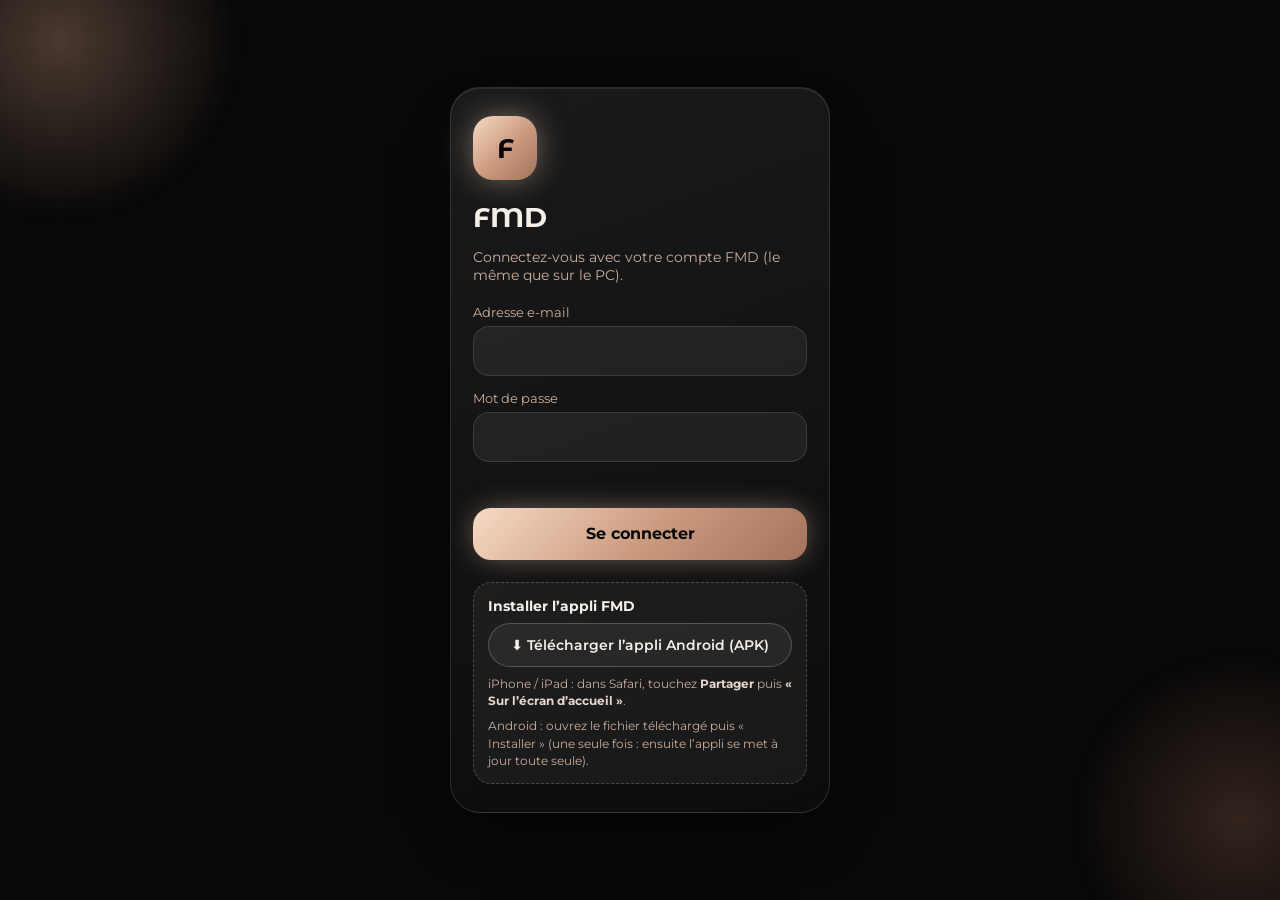
<file: index.html>
<!doctype html>
<html lang="fr">
<head>
<meta charset="utf-8">
<!-- FMD Mobile V2 (25/11/2026) : appli web installable (iPhone : Safari › Partager › Sur l'écran d'accueil ; Android : menu ›
     Installer l'application). Mêmes comptes et mêmes données que le logiciel FMD sur PC (Supabase). Voir cerveau/Mobile.md. -->
<meta name="viewport" content="width=device-width, initial-scale=1, viewport-fit=cover">
<meta name="theme-color" content="#080808">
<meta name="apple-mobile-web-app-capable" content="yes">
<meta name="mobile-web-app-capable" content="yes">
<meta name="apple-mobile-web-app-status-bar-style" content="black-translucent">
<meta name="apple-mobile-web-app-title" content="FMD">
<title>FMD</title>
<link rel="manifest" href="manifest.webmanifest">
<link rel="icon" href="icone-192.png">
<link rel="apple-touch-icon" href="icone-180.png">
<link rel="preconnect" href="https://fonts.googleapis.com">
<link rel="preconnect" href="https://fonts.gstatic.com" crossorigin>
<link href="https://fonts.googleapis.com/css2?family=Montserrat:wght@400;500;600;700&family=Montserrat+Alternates:wght@600;700&display=swap" rel="stylesheet">
<link rel="stylesheet" href="style.css">
</head>
<body>
<div id="app" class="app"><div class="chargement"><span class="spin" aria-hidden="true"></span>Connexion à FMD…</div></div>
<div id="toast" class="toast" role="status" hidden></div>
<script src="supabase.js"></script>
<script src="config.js"></script>
<script src="app.js"></script>
</body>
</html>
</file>
<file: style.css>
/* FMD Mobile V2 — D.A. FMD Signature : noir #080808, rose gold #F7DAC5 → #6F4A3C (135°), Montserrat / Alternates,
   widgets en verre, lueurs. Téléphone d'abord ; tablette (≥ 900 px) : widgets en grille comme la maquette V2. */
:root {
  --noir: #080808; --rg-clair: #F7DAC5; --champagne: #EAC2A9; --rg: #C9987D; --bronze: #A3735C; --cuivre: #6F4A3C;
  --texte: #F5EFEA; --texte-2: #E6D6CC; --texte-3: #C9AFA0; --ligne: rgba(247,218,197,0.14); --ligne-forte: rgba(247,218,197,0.24);
  --verre: linear-gradient(160deg, rgba(255,255,255,0.075), rgba(255,255,255,0.02));
  --metal: linear-gradient(135deg, #F7DAC5, #C9987D 55%, #A3735C);
  --titre: 'Montserrat Alternates', Montserrat, sans-serif;
  --haut: env(safe-area-inset-top, 0px); --bas: env(safe-area-inset-bottom, 0px);
  color-scheme: dark;
}
* { box-sizing: border-box; -webkit-tap-highlight-color: transparent; }
html, body { margin: 0; height: 100%; background: var(--noir); color: var(--texte); font-family: Montserrat, system-ui, -apple-system, sans-serif; }
body { overscroll-behavior: none; }
button, input, textarea, select { font: inherit; color: inherit; }
button { cursor: pointer; }
a { color: var(--rg-clair); }
.app { position: relative; min-height: 100%; overflow: hidden; }
.app::before, .app::after { content: ''; position: fixed; border-radius: 50%; pointer-events: none; z-index: 0; }
.app::before { width: 520px; height: 520px; left: -200px; top: -220px; background: radial-gradient(closest-side, rgba(201,152,125,0.34), rgba(201,152,125,0) 70%); }
.app::after { width: 480px; height: 480px; right: -200px; bottom: -160px; background: radial-gradient(closest-side, rgba(111,74,60,0.42), rgba(111,74,60,0) 70%); }
.chargement { position: relative; z-index: 1; min-height: 100vh; display: grid; place-content: center; justify-items: center; gap: 14px; color: var(--texte-3); font-size: 14px; }
.spin { width: 34px; height: 34px; border-radius: 50%; border: 3px solid var(--ligne-forte); border-top-color: var(--rg); animation: tourne 0.9s linear infinite; }
@keyframes tourne { to { transform: rotate(360deg); } }

/* ---------- connexion ---------- */
.connexion { position: relative; z-index: 1; min-height: 100vh; display: grid; place-items: center; padding: calc(24px + var(--haut)) 20px calc(24px + var(--bas)); }
.connexion form { width: 100%; max-width: 380px; display: flex; flex-direction: column; gap: 14px; padding: 28px 22px; border-radius: 30px; background: var(--verre); border: 1px solid var(--ligne); box-shadow: 0 30px 60px -30px rgba(0,0,0,0.9), inset 0 1px 0 rgba(255,255,255,0.08); }
.connexion .marque { width: 64px; height: 64px; border-radius: 20px; background: var(--metal); display: grid; place-items: center; color: var(--noir); font: 700 28px var(--titre); box-shadow: 0 0 34px -4px rgba(247,218,197,0.55); margin-bottom: 6px; }
.connexion h1 { margin: 0; font: 700 28px var(--titre); }
.connexion p { margin: 0 0 6px; color: var(--texte-3); font-size: 14px; }
.champ { display: flex; flex-direction: column; gap: 6px; font-size: 13px; color: var(--texte-3); }
.champ input, .champ textarea, .champ select { width: 100%; min-height: 50px; padding: 12px 16px; border-radius: 16px; border: 1px solid var(--ligne); background: rgba(255,255,255,0.06); color: var(--texte); font-size: 16px; outline: none; }
.champ input:focus, .champ textarea:focus { border-color: var(--rg); }
.btn-metal { min-height: 52px; border: 0; border-radius: 18px; background: var(--metal); color: var(--noir); font-weight: 700; font-size: 16px; box-shadow: 0 0 30px -6px rgba(247,218,197,0.55); display: inline-flex; align-items: center; justify-content: center; gap: 8px; padding: 0 20px; }
.btn-verre { min-height: 44px; border-radius: 999px; border: 1px solid var(--ligne-forte); background: rgba(255,255,255,0.06); color: var(--texte); font-weight: 600; font-size: 14px; padding: 0 16px; display: inline-flex; align-items: center; gap: 8px; }
.erreur { color: #F3A88F; font-size: 13px; min-height: 18px; }

/* ---------- coquille ---------- */
.coquille { position: relative; z-index: 1; min-height: 100vh; padding: calc(16px + var(--haut)) 16px calc(104px + var(--bas)); max-width: 1280px; margin: 0 auto; }
.entete { display: flex; align-items: flex-end; justify-content: space-between; gap: 12px; margin: 4px 2px 18px; }
.entete small { display: block; font-size: 11px; letter-spacing: 0.18em; text-transform: uppercase; color: var(--texte-3); margin-bottom: 4px; }
.entete h1 { margin: 0; font: 700 30px/1.1 var(--titre); }
.entete h1 span { color: var(--champagne); }
.avatar { width: 44px; height: 44px; flex: none; border-radius: 50%; border: 0; background: var(--metal); color: var(--noir); font: 700 18px var(--titre); display: grid; place-items: center; box-shadow: 0 0 20px rgba(247,218,197,0.35); }
.retour { width: 44px; height: 44px; flex: none; border-radius: 50%; border: 1px solid var(--ligne); background: rgba(255,255,255,0.06); color: var(--rg-clair); display: grid; place-items: center; }

.widget { position: relative; overflow: hidden; border-radius: 26px; padding: 18px; background: var(--verre); border: 1px solid var(--ligne); box-shadow: inset 0 1px 0 rgba(255,255,255,0.07); }
.widget h2 { margin: 0; font-size: 16px; font-weight: 700; }
.widget .tete { display: flex; align-items: center; justify-content: space-between; gap: 10px; margin-bottom: 12px; }
.widget .tete small { color: var(--texte-3); font-size: 12px; }
.widget.chaud { background: linear-gradient(160deg, rgba(247,218,197,0.16), rgba(111,74,60,0.12)); border-color: var(--ligne-forte); box-shadow: 0 0 40px -12px rgba(234,194,169,0.4), inset 0 1px 0 rgba(255,255,255,0.1); }
.grille { display: grid; grid-template-columns: minmax(0, 1fr); gap: 14px; }
.vide { color: var(--texte-3); font-size: 14px; padding: 10px 2px; }

/* anneau des ventes */
.ventes { display: flex; align-items: center; gap: 18px; }
.ventes svg { flex: none; filter: drop-shadow(0 0 16px rgba(234,194,169,0.45)); }
.ventes .chiffres { display: flex; flex-direction: column; gap: 8px; min-width: 0; }
.ventes .eti { font-size: 11px; letter-spacing: 0.14em; text-transform: uppercase; color: var(--texte-3); }
.ventes .gros { font: 700 30px/1 var(--titre); }
.pastilles { display: flex; flex-wrap: wrap; gap: 6px; }
.pastille { padding: 5px 11px; border-radius: 999px; background: rgba(247,218,197,0.12); border: 1px solid rgba(247,218,197,0.2); font-size: 12px; font-weight: 600; color: var(--rg-clair); }
.pastille.neutre { background: rgba(255,255,255,0.06); border-color: transparent; color: var(--texte-2); font-weight: 500; }

/* lignes (agenda, tâches, conversations) */
.ligne-evt { display: flex; gap: 12px; padding: 11px 13px; border-radius: 18px; background: rgba(255,255,255,0.05); margin-bottom: 8px; }
.ligne-evt .barre { width: 4px; flex: none; border-radius: 4px; background: linear-gradient(#F7DAC5, #A3735C); }
.ligne-evt .barre.bleu { background: #6FA8DC; } .ligne-evt .barre.vert { background: #9FD8B4; } .ligne-evt .barre.gris { background: repeating-linear-gradient(45deg, #6b5d55 0 4px, #3a312c 4px 8px); }
.ligne-evt b { display: block; font-size: 15px; }
.ligne-evt span { font-size: 13px; color: var(--texte-3); }
.tache { display: flex; align-items: center; gap: 12px; min-height: 50px; padding: 6px 4px; border-bottom: 1px solid rgba(247,218,197,0.07); }
.tache:last-child { border-bottom: 0; }
.coche { width: 28px; height: 28px; flex: none; border-radius: 9px; border: 2px solid var(--rg); background: transparent; display: grid; place-items: center; color: var(--noir); }
.coche.faite { background: var(--metal); border-color: transparent; }
.tache .txt { flex: 1; min-width: 0; display: flex; flex-direction: column; gap: 2px; }
.tache .txt b { font-size: 15px; font-weight: 600; }
.tache .txt small { font-size: 12px; color: var(--texte-3); }
.tache.faite .txt b { text-decoration: line-through; color: var(--texte-3); }
.urgent { font-size: 10.5px; font-weight: 700; padding: 2px 8px; border-radius: 999px; background: rgba(243,168,143,0.18); color: #F3A88F; margin-right: 6px; }
.groupe { font-size: 11px; letter-spacing: 0.14em; text-transform: uppercase; color: var(--champagne); margin: 16px 2px 6px; font-weight: 700; }
.groupe.retard { color: #F3A88F; }

/* cartes blanches (commandes) */
.cartes { display: grid; grid-template-columns: repeat(auto-fill, minmax(220px, 1fr)); gap: 10px; }
.carte-blanche { border-radius: 20px; padding: 13px 14px; background: #fff; color: var(--noir); display: flex; flex-direction: column; gap: 6px; box-shadow: 0 16px 30px -18px rgba(0,0,0,0.8); }
.carte-blanche .l1 { display: flex; justify-content: space-between; align-items: center; gap: 8px; }
.carte-blanche b { font-size: 15px; }
.carte-blanche small { font-size: 12px; color: #4F433B; }
.etat { font-size: 11px; font-weight: 600; padding: 3px 9px; border-radius: 999px; background: #F4EBE5; color: #6F4A3C; white-space: nowrap; }
.etat.bleu { background: #EAF1FB; color: #1F4E8A; } .etat.vert { background: #E6F4EC; color: #2F7A4D; }

/* actions rapides */
.actions { display: grid; grid-template-columns: repeat(2, minmax(0, 1fr)); gap: 10px; }
.action { min-height: 84px; border-radius: 20px; border: 1px solid var(--ligne); background: rgba(255,255,255,0.06); color: var(--texte); text-align: left; padding: 12px 14px; display: flex; flex-direction: column; justify-content: space-between; font-weight: 600; font-size: 14px; }
.action.metal { background: var(--metal); color: var(--noir); border: 0; box-shadow: 0 0 26px -6px rgba(247,218,197,0.55); }
.action svg { color: var(--champagne); } .action.metal svg { color: var(--noir); }

/* dock */
.dock { position: fixed; z-index: 20; left: 50%; bottom: calc(12px + var(--bas)); transform: translateX(-50%); display: flex; gap: 6px; padding: 8px; border-radius: 28px; background: rgba(30,24,21,0.78); border: 1px solid var(--ligne); box-shadow: 0 20px 50px -10px rgba(0,0,0,0.9), inset 0 1px 0 rgba(255,255,255,0.08); -webkit-backdrop-filter: blur(22px); backdrop-filter: blur(22px); }
.dock button { position: relative; width: 56px; height: 52px; border-radius: 18px; border: 0; background: transparent; color: var(--champagne); display: flex; flex-direction: column; align-items: center; justify-content: center; gap: 3px; font-size: 9.5px; font-weight: 600; }
.dock button.actif { background: var(--metal); color: var(--noir); box-shadow: 0 0 22px rgba(247,218,197,0.5); }
.dock .badge { position: absolute; top: 3px; right: 8px; min-width: 17px; height: 17px; padding: 0 5px; border-radius: 999px; background: var(--rg-clair); color: var(--noir); font-size: 10px; font-weight: 700; display: grid; place-items: center; }
.dock button.actif .badge { background: var(--noir); color: var(--rg-clair); }

/* ---------- messages ---------- */
.convs { display: flex; flex-direction: column; gap: 6px; }
.conv { display: flex; align-items: center; gap: 12px; padding: 12px; border-radius: 20px; border: 0; background: transparent; color: var(--texte); text-align: left; width: 100%; }
.conv:active, .conv.actif { background: rgba(247,218,197,0.12); }
.rond { width: 48px; height: 48px; flex: none; border-radius: 50%; background: linear-gradient(135deg, #F7DAC5, #A3735C); color: var(--noir); display: grid; place-items: center; font-weight: 700; font-size: 18px; }
.conv .txt { flex: 1; min-width: 0; display: flex; flex-direction: column; gap: 3px; }
.conv .txt b { font-size: 15px; }
.conv .txt small { font-size: 13px; color: var(--texte-3); white-space: nowrap; overflow: hidden; text-overflow: ellipsis; }
.conv .droite { display: flex; flex-direction: column; align-items: flex-end; gap: 5px; font-size: 11px; color: var(--texte-3); }
.compteur { min-width: 22px; height: 22px; padding: 0 6px; border-radius: 999px; background: var(--rg-clair); color: var(--noir); font-size: 12px; font-weight: 700; display: grid; place-items: center; }
.fil-page { display: flex; flex-direction: column; height: calc(100vh - 32px - var(--haut) - var(--bas)); }
.fil-tete { display: flex; align-items: center; gap: 12px; padding-bottom: 12px; border-bottom: 1px solid var(--ligne); }
.fil-tete b { font-size: 17px; }
.fil { flex: 1; min-height: 0; overflow-y: auto; padding: 14px 2px; display: flex; flex-direction: column; gap: 10px; -webkit-overflow-scrolling: touch; }
.jour { align-self: center; font-size: 11px; padding: 4px 12px; border-radius: 999px; background: rgba(255,255,255,0.06); color: var(--texte-3); text-transform: capitalize; }
.bulle { position: relative; max-width: 82%; padding: 10px 14px; border-radius: 20px; font-size: 15px; line-height: 1.45; word-wrap: break-word; }
.bulle.lui { align-self: flex-start; background: rgba(255,255,255,0.09); border-bottom-left-radius: 6px; }
.bulle.moi { align-self: flex-end; background: var(--metal); color: var(--noir); border-bottom-right-radius: 6px; box-shadow: 0 0 24px -10px rgba(247,218,197,0.6); }
.bulle.bulle-carte { background: none; padding: 0; box-shadow: none; max-width: 92%; width: 340px; color: var(--texte); }
.meta { font-size: 10.5px; opacity: 0.75; margin-top: 4px; text-align: right; }
.bulle.lui .meta { text-align: left; }
.bulle img.photo { display: block; max-width: 100%; max-height: 300px; border-radius: 14px; margin-bottom: 6px; }
.fichier { display: flex; align-items: center; gap: 10px; padding: 8px 10px; border-radius: 14px; background: rgba(255,255,255,0.14); border: 0; color: inherit; text-align: left; width: 100%; margin-bottom: 4px; }
.fichier .ext { width: 40px; height: 40px; flex: none; border-radius: 10px; background: var(--noir); color: var(--rg-clair); display: grid; place-items: center; font-size: 10px; font-weight: 700; }
.fichier b { display: block; font-size: 13px; overflow: hidden; text-overflow: ellipsis; white-space: nowrap; max-width: 190px; }
.fichier small { font-size: 11px; opacity: 0.75; }
.controle-quoi { font-size: 11px; color: var(--texte-3); margin: 0 4px 4px; }
.carte-controle { border-radius: 22px; padding: 14px; background: #fff; color: var(--noir); display: flex; flex-direction: column; gap: 8px; box-shadow: 0 18px 34px -18px rgba(0,0,0,0.9); }
.carte-controle .l1 { display: flex; align-items: center; gap: 10px; }
.carte-controle .l1 small { display: block; font-size: 11px; color: #75655B; }
.carte-controle table { width: 100%; border-collapse: collapse; font-size: 12px; }
.carte-controle td { padding: 4px 2px; border-top: 1px solid #EFE6E0; vertical-align: top; }
.carte-controle td:last-child { text-align: right; white-space: nowrap; }
.carte-controle .tot { display: flex; justify-content: flex-end; gap: 14px; font-size: 12px; }
.carte-controle .tot b { font-size: 15px; }
.actions-carte { display: flex; gap: 8px; justify-content: flex-end; margin-top: 6px; flex-wrap: wrap; }
.ok-controle { font-size: 12px; padding: 7px 12px; border-radius: 999px; background: rgba(95,192,138,0.18); color: #9FD8B4; font-weight: 600; }
.saisie { display: flex; align-items: flex-end; gap: 8px; padding-top: 10px; border-top: 1px solid var(--ligne); }
.saisie textarea { overflow: hidden; flex: 1; min-height: 46px; max-height: 140px; resize: none; padding: 12px 16px; border-radius: 22px; border: 1px solid var(--ligne); background: rgba(255,255,255,0.06); color: var(--texte); font-size: 16px; outline: none; }
.rond-btn { width: 46px; height: 46px; flex: none; border-radius: 50%; border: 0; background: rgba(255,255,255,0.08); color: var(--champagne); display: grid; place-items: center; }
.rond-btn.metal { background: var(--metal); color: var(--noir); box-shadow: 0 0 22px -4px rgba(247,218,197,0.6); }
.plus-bulle { position: absolute; top: -10px; width: 28px; height: 28px; border-radius: 50%; border: 0; background: rgba(30,24,21,0.9); color: var(--texte-2); font-weight: 700; }
.bulle.moi .plus-bulle { left: -32px; top: 50%; transform: translateY(-50%); }
.bulle.lui .plus-bulle { right: -32px; top: 50%; transform: translateY(-50%); }
.feuille { position: fixed; inset: 0; z-index: 50; background: rgba(0,0,0,0.55); display: flex; align-items: flex-end; justify-content: center; }
.feuille .panneau { width: 100%; max-width: 520px; max-height: 92dvh; overflow-y: auto; overscroll-behavior: contain; padding: 18px 16px calc(18px + var(--bas)); border-radius: 26px 26px 0 0; background: #1a1411; border: 1px solid var(--ligne); display: flex; flex-direction: column; gap: 10px; }
/* Nouveau client / prospect (25/11/2026) */
.actions-tiers { display: flex; gap: 10px; margin: 0 0 12px; }
.actions-tiers .btn-verre { flex: 1; min-width: 0; justify-content: center; gap: 6px; padding: 0 10px; font-size: 13px; white-space: nowrap; }
.form-tiers { display: flex; flex-direction: column; gap: 10px; }
.form-tiers h4 { margin: 8px 0 0; font: 700 13px var(--titre); letter-spacing: .04em; text-transform: uppercase; color: var(--rg, #C9987D); }
.form-tiers .deux { display: flex; gap: 10px; }
.form-tiers .deux > .champ { flex: 1; min-width: 0; }
.form-tiers .nature { display: flex; gap: 8px; }
.form-tiers .nature label { flex: 1; }
.form-tiers .nature input { position: absolute; opacity: 0; pointer-events: none; }
.form-tiers .nature span { display: flex; align-items: center; justify-content: center; min-height: 44px; border-radius: 999px; border: 1px solid var(--ligne-forte); font-weight: 600; font-size: 14px; }
.form-tiers .nature input:checked + span { background: linear-gradient(135deg, #F7DAC5, #6F4A3C); color: #080808; border-color: transparent; }
/* Fiche client : documents filtrés, produits du client, prix client (25/11/2026) */
.puces-docs { padding: 4px 0 12px; }
.compte-docs { color: var(--texte-3); font-weight: 700; }
.w-produits .tete { display: flex; align-items: center; justify-content: space-between; gap: 10px; }
.w-produits .conv .droite { flex: none; }
.pxc-produit { display: flex; align-items: center; gap: 12px; }
.pxc-produit div { display: flex; flex-direction: column; gap: 2px; min-width: 0; }
.pxc-produit small { color: var(--texte-3); }
.conditions .fort { color: var(--rg-clair, #F7DAC5); font-weight: 700; }
.champ input.trop { border-color: #F3A88F; }
.form-tiers .aide { margin: -4px 0 0; font-size: 12px; color: var(--texte-3); }
.feuille .panneau h3 { margin: 0 0 4px; font: 700 18px var(--titre); }
.feuille .panneau button.danger { color: #F3A88F; }

/* agenda */
.jours { display: flex; gap: 8px; overflow-x: auto; padding: 2px 2px 10px; scrollbar-width: none; }
.jours button { flex: none; width: 54px; padding: 8px 0; border-radius: 16px; border: 1px solid var(--ligne); background: rgba(255,255,255,0.05); color: var(--texte-2); display: flex; flex-direction: column; align-items: center; gap: 2px; font-size: 11px; }
.jours button b { font: 700 18px var(--titre); color: var(--texte); }
.jours button.actif { background: var(--metal); color: var(--noir); border: 0; box-shadow: 0 0 18px rgba(247,218,197,0.5); }
.jours button.actif b { color: var(--noir); }
.flottant { position: fixed; z-index: 21; right: 18px; bottom: calc(96px + var(--bas)); width: 58px; height: 58px; border-radius: 50%; border: 0; background: var(--metal); color: var(--noir); display: grid; place-items: center; box-shadow: 0 0 30px -4px rgba(247,218,197,0.65); }

.alerte-maj { position: fixed; z-index: 70; left: 50%; transform: translateX(-50%); top: calc(12px + var(--haut)); width: min(520px, calc(100vw - 24px)); display: flex; flex-wrap: wrap; align-items: center; gap: 12px; padding: 14px 16px; border-radius: 22px; background: rgba(30,24,21,0.96); border: 1px solid var(--ligne-forte); box-shadow: 0 20px 50px -10px rgba(0,0,0,0.9), 0 0 30px -8px rgba(247,218,197,0.45); }
.alerte-maj > div:first-child { flex: 1; min-width: 180px; display: flex; flex-direction: column; gap: 3px; }
.alerte-maj b { font-size: 15px; } .alerte-maj small { font-size: 12px; color: var(--texte-3); }
.alerte-maj-boutons { display: flex; gap: 8px; } .alerte-maj .btn-metal { min-height: 44px; font-size: 14px; }
.installer { display: flex; flex-direction: column; gap: 8px; margin-top: 8px; padding: 14px; border-radius: 18px; background: rgba(255,255,255,0.05); border: 1px dashed var(--ligne-forte); }
.installer b { font-size: 14px; } .installer small { font-size: 12px; color: var(--texte-3); line-height: 1.45; } .installer small b { color: var(--texte-2); font-size: 12px; }
.installer a.btn-verre { justify-content: center; text-decoration: none; }
.toast { position: fixed; z-index: 60; left: 50%; transform: translateX(-50%); bottom: calc(100px + var(--bas)); max-width: 90vw; padding: 12px 18px; border-radius: 16px; background: rgba(30,24,21,0.95); border: 1px solid var(--ligne-forte); font-size: 14px; }

/* CRM mobile (24/11) : recherche, clients, stock, devis */
.recherche { display: flex; align-items: center; gap: 10px; height: 50px; padding: 0 18px; margin-bottom: 14px; border-radius: 999px; background: rgba(255,255,255,0.06); border: 1px solid var(--ligne); color: var(--texte-3); }
.recherche input { flex: 1; min-width: 0; background: transparent; border: 0; outline: none; color: var(--texte); font-size: 16px; }
.lien { border: 0; background: none; color: var(--champagne); font-size: 12px; font-weight: 600; padding: 6px 0; }
.btn-verre .lien, a.btn-verre { text-decoration: none; color: var(--texte); }
.ligne-produit { display: flex; align-items: center; gap: 12px; width: 100%; padding: 10px 4px; border: 0; border-bottom: 1px solid rgba(247,218,197,0.07); background: none; color: var(--texte); text-align: left; }
.ligne-produit:last-child { border-bottom: 0; }
.ligne-produit .txt { flex: 1; min-width: 0; display: flex; flex-direction: column; gap: 3px; }
.ligne-produit .txt b { font-size: 15px; } .ligne-produit .txt small { font-size: 12px; color: var(--texte-3); }
.ligne-produit .droite { display: flex; flex-direction: column; align-items: flex-end; font-size: 11px; color: var(--texte-3); }
.ligne-produit .droite b { font: 700 18px var(--titre); color: var(--texte); } .ligne-produit .droite b.bas { color: #F3A88F; }
.etapes { display: flex; gap: 6px; margin: 0 0 16px; padding: 5px; list-style: none; border-radius: 999px; background: rgba(255,255,255,0.05); border: 1px solid var(--ligne); }
.etapes li { flex: 1; display: flex; align-items: center; justify-content: center; gap: 6px; min-height: 38px; border-radius: 999px; font-size: 13px; color: var(--texte-3); }
.etapes li.actif { background: var(--metal); color: var(--noir); font-weight: 700; box-shadow: 0 0 20px -4px rgba(247,218,197,0.55); }
.etapes li.fait { color: var(--rg-clair); }
.produits-grille { display: grid; grid-template-columns: minmax(0, 1fr); gap: 10px; margin-bottom: 14px; }
.carte-produit { display: flex; align-items: center; gap: 12px; padding: 10px; border-radius: 20px; background: #fff; color: var(--noir); box-shadow: 0 16px 30px -20px rgba(0,0,0,0.9); }
.carte-produit .txt { flex: 1; min-width: 0; display: flex; flex-direction: column; gap: 2px; }
.carte-produit .txt b { font-size: 14px; } .carte-produit .txt small { font-size: 12px; color: #75655B; } .carte-produit .prix { font: 700 16px var(--titre); }
.carte-produit .ajout { width: 46px; height: 46px; flex: none; border-radius: 50%; border: 0; background: var(--metal); color: var(--noir); font-size: 22px; font-weight: 600; }
.carte-produit .ajout.dans { background: var(--noir); color: var(--rg-clair); font-size: 14px; }
.ligne-devis { display: flex; align-items: center; gap: 10px; padding: 8px 0; border-bottom: 1px solid rgba(247,218,197,0.08); }
.ligne-devis .txt { flex: 1; min-width: 0; display: flex; flex-direction: column; gap: 2px; } .ligne-devis .txt b { font-size: 14px; } .ligne-devis .txt small { font-size: 12px; color: var(--texte-3); }
.stepper { display: flex; align-items: center; gap: 4px; padding: 4px; border-radius: 999px; background: rgba(255,255,255,0.07); }
.stepper button { width: 36px; height: 36px; border-radius: 50%; border: 0; background: rgba(247,218,197,0.18); color: var(--rg-clair); font-size: 18px; }
.stepper span { min-width: 28px; text-align: center; font-weight: 700; }
.totaux { display: flex; flex-wrap: wrap; justify-content: space-between; gap: 8px 14px; margin-top: 12px; font-size: 13px; color: var(--texte-2); }
.totaux b { color: var(--texte); } .totaux .ttc { flex-basis: 100%; display: flex; justify-content: space-between; align-items: baseline; } .totaux .ttc b { font: 700 26px var(--titre); }
.plein { width: 100%; margin-top: 12px; } .btn-metal[disabled] { opacity: 0.45; }
.panier { margin-bottom: 4px; }
@media (min-width: 900px) { .devis-grille { display: grid; grid-template-columns: minmax(0, 1fr) 380px; gap: 20px; align-items: start; } .produits-grille { grid-template-columns: repeat(2, minmax(0, 1fr)); } }
/* conversation plein écran sur téléphone : pas de dock (la saisie reste visible) */
@media (max-width: 899px) { .en-conversation .dock, .en-conversation .flottant { display: none; } .en-conversation .coquille { padding-bottom: calc(12px + var(--bas)); } .en-conversation .fil-page { height: calc(100vh - 28px - var(--haut) - var(--bas)); height: calc(100dvh - 28px - var(--haut) - var(--bas)); } }
/* ---------- tablette ---------- */
@media (min-width: 900px) {
  .coquille { padding: calc(30px + var(--haut)) 36px calc(110px + var(--bas)); }
  .entete h1 { font-size: 40px; }
  .grille.accueil { grid-template-columns: repeat(4, minmax(0, 1fr)); }
  .grille.accueil .large { grid-column: span 2; }
  .ventes .gros { font-size: 40px; }
  .messages-split { display: grid; grid-template-columns: 340px minmax(0, 1fr); gap: 20px; }
  .messages-split .widget { height: calc(100vh - 250px); min-height: 420px; }
  .messages-split .fil-page { height: 100%; }
}

/* Cacher la marge (25/11/2026) : bouton œil à côté de la marge (devis, cartes « À contrôler ») */
.marge { display: inline-flex; align-items: center; gap: 6px; }
.oeil-marge { display: inline-grid; place-items: center; width: 32px; height: 32px; margin: -6px 0; padding: 0; border: 1px solid rgba(247, 218, 197, .22); border-radius: 50%; background: rgba(255, 255, 255, .04); color: var(--texte-2); cursor: pointer; }
.oeil-marge[aria-pressed="true"] { color: #C9987D; }

/* Devis / commande (25/11/2026) : articles en widgets, page article (prix net, remise bloquée au maximum autorisé) */
.produits-widgets { display: grid; grid-template-columns: repeat(2, minmax(0, 1fr)); gap: 12px; margin-bottom: 14px; }
.widget-produit { position: relative; display: flex; flex-direction: column; gap: 3px; padding: 12px; border-radius: 22px; background: #fff; color: var(--noir); box-shadow: 0 16px 30px -20px rgba(0,0,0,0.9); cursor: pointer; transition: transform .15s; }
.widget-produit:active { transform: scale(.98); }
.widget-produit:focus-visible { outline: 2px solid var(--rg); outline-offset: 2px; }
.widget-produit .visuel { position: relative; display: grid; place-items: center; margin-bottom: 6px; }
.widget-produit .badge-promo { position: absolute; top: 0; left: 0; padding: 3px 9px; border-radius: 999px; background: var(--metal); font-size: 11px; font-weight: 700; color: var(--noir); }
.widget-produit .nom { font-size: 14px; line-height: 1.25; display: -webkit-box; -webkit-line-clamp: 2; -webkit-box-orient: vertical; overflow: hidden; }
.widget-produit small { font-size: 12px; color: #75655B; }
.widget-produit small.en-stock { color: #2E7D4F; } .widget-produit small.rupture { color: #B4472E; }
.widget-produit .bas { display: flex; align-items: center; justify-content: space-between; gap: 8px; margin-top: auto; padding-top: 6px; }
.widget-produit .prix { font: 700 17px var(--titre); white-space: nowrap; } .widget-produit .prix small { font: 500 11px var(--texte, inherit); color: #75655B; }
.widget-produit .ajout { width: 44px; height: 44px; flex: none; border-radius: 50%; border: 0; background: var(--metal); color: var(--noir); font-size: 22px; font-weight: 600; }
.widget-produit .ajout.dans { background: var(--noir); color: var(--rg-clair); font-size: 14px; }
.ligne-devis button.txt { border: 0; background: none; padding: 0; color: inherit; font: inherit; text-align: left; cursor: pointer; }
.article-grille { display: grid; gap: 14px; }
.article-fiche { display: flex; flex-direction: column; align-items: center; gap: 4px; text-align: center; }
.article-fiche .visuel { display: grid; place-items: center; margin-bottom: 8px; }
.article-fiche h2 { margin: 0; font: 700 20px var(--titre); }
.article-fiche small { color: var(--texte-3); font-size: 13px; } .article-fiche small.en-stock { color: #8FD3A8; } .article-fiche small.rupture { color: #F3A88F; }
.article-prix { display: flex; flex-direction: column; gap: 12px; }
.article-prix .ligne-prix { display: flex; align-items: center; justify-content: space-between; gap: 10px; font-size: 14px; color: var(--texte-2); }
.article-prix .ligne-prix b { font: 700 18px var(--titre); color: var(--texte); }
.article-prix input.trop { border-color: #F3A88F; box-shadow: 0 0 0 2px rgba(243,168,143,.35); }
.aide-remise { margin: -4px 0 0; font-size: 12px; color: var(--texte-3); } .aide-remise b { color: var(--rg-clair); }
.erreur-remise { margin: 0; padding: 10px 12px; border-radius: 14px; background: rgba(180,71,46,.18); color: #F3A88F; font-size: 13px; font-weight: 600; }
.erreur-remise[hidden] { display: none; }
.btn-metal[disabled] { opacity: .45; cursor: not-allowed; }
.btn-verre.danger { color: #F3A88F; }
@media (min-width: 900px) { .produits-widgets { grid-template-columns: repeat(3, minmax(0, 1fr)); } .article-grille { grid-template-columns: minmax(0, 1fr) 420px; align-items: start; } }
@media (min-width: 1200px) { .produits-widgets { grid-template-columns: repeat(4, minmax(0, 1fr)); } }
/* ---------- Stock (25/11/2026) : même écran que la maquette tablette ; empilé sur téléphone ---------- */
.stk-entete { flex-direction: column; align-items: stretch; gap: 14px; }
.stk-entete .titre-stk { display: flex; align-items: center; gap: 14px; }
.stk-entete h1 { font: 700 30px/1.1 var(--titre); margin: 0; }
.stk-cherche { display: flex; gap: 10px; align-items: center; }
.stk-cherche .recherche { flex: 1; margin: 0; min-width: 0; }
.scan { width: 50px; height: 50px; flex: none; border-radius: 50%; border: 0; background: var(--metal); color: var(--noir); display: grid; place-items: center; box-shadow: 0 0 24px -6px rgba(247,218,197,0.55); }
.stk-kpis { display: grid; grid-template-columns: repeat(2, minmax(0, 1fr)); gap: 12px; margin-bottom: 14px; }
.stk-kpis .kpi { display: flex; align-items: center; gap: 12px; padding: 16px; border-radius: 22px; }
.stk-kpis .kpi.valeur { grid-column: 1 / -1; flex-direction: column; align-items: flex-start; gap: 4px; }
.stk-kpis .etq { font-size: 11px; letter-spacing: 0.14em; text-transform: uppercase; color: var(--texte-2); }
.stk-kpis .gros { display: block; font: 700 26px/1.1 var(--titre); color: var(--texte); }
.stk-kpis small { display: block; font-size: 12px; color: var(--texte-3); line-height: 1.3; }
.stk-kpis .ic { width: 44px; height: 44px; flex: none; border-radius: 14px; display: grid; place-items: center; }
.stk-kpis .ic.alerte { background: rgba(243,168,143,0.14); color: #F3A88F; }
.stk-kpis .ic.route { background: rgba(127,167,217,0.14); color: #9CC3E8; }
.stk-grille { display: grid; grid-template-columns: minmax(0, 1fr); gap: 14px; }
.stk-magasin { display: flex; flex-direction: column; }
.bascule { display: inline-flex; padding: 4px; border-radius: 999px; background: rgba(255,255,255,0.06); border: 1px solid var(--ligne); }
.bascule button { min-height: 32px; padding: 0 14px; border: 0; border-radius: 999px; background: none; color: var(--texte-2); font-weight: 600; font-size: 13px; }
.bascule button.actif { background: var(--rg-clair); color: var(--noir); }
.mg-zone { flex: 1; min-height: 240px; display: grid; place-items: center; margin: 0 -6px; }
.magasin-svg { width: 100%; height: 100%; max-height: 420px; display: block; overflow: visible; }
.magasin-svg .mg-sol { fill: url(#mg-solg); stroke: rgba(247,218,197,0.28); stroke-width: 0.06; }
.magasin-svg .mg-r { cursor: pointer; }
.magasin-svg .mg-r polygon { stroke: rgba(255,255,255,0.32); stroke-width: 0.045; stroke-linejoin: round; }
.magasin-svg .mg-dessus { fill: rgba(255,255,255,0.05); }
.magasin-svg .mg-cote { fill: rgba(255,255,255,0.06); } .magasin-svg .mg-cote.d { fill: rgba(255,255,255,0.03); }
.magasin-svg .mg-r.on .mg-dessus { fill: url(#mg-or); stroke: #FBE6D6; }
.magasin-svg .mg-r.on .mg-cote { fill: #E8BFA3; stroke: #F7DAC5; } .magasin-svg .mg-r.on .mg-cote.d { fill: #C9987D; }
.magasin-svg .mg-r.on { filter: url(#mg-halo); } .magasin-svg .mg-r.on polygon { stroke: rgba(255,240,228,0.8); }
.magasin-svg .mg-id { fill: rgba(245,239,234,0.6); font-size: 0.7px; font-weight: 600; text-anchor: middle; pointer-events: none; }
.magasin-svg .mg-bulle rect { fill: var(--rg-clair); }
.magasin-svg .mg-bulle text { fill: var(--noir); font-size: 0.78px; font-weight: 700; text-anchor: middle; }
.mg-barre { display: flex; align-items: center; gap: 10px; width: 100%; margin-top: 10px; padding: 12px 14px; border-radius: 16px; border: 1px solid var(--ligne); background: rgba(0,0,0,0.25); color: var(--texte-2); font-size: 13px; text-align: left; }
.mg-barre .pt { width: 8px; height: 8px; flex: none; border-radius: 50%; background: var(--rg-clair); box-shadow: 0 0 8px var(--rg-clair); }
.mg-barre .txt { flex: 1; min-width: 0; overflow: hidden; text-overflow: ellipsis; white-space: nowrap; }
.mg-barre .txt b { color: var(--texte); } .mg-barre .nb { flex: none; font-weight: 700; color: var(--champagne); }
.stk-reappro { display: flex; flex-direction: column; }
.lien-tout { border: 0; background: none; color: var(--texte); font-weight: 600; font-size: 13px; text-decoration: underline; padding: 0; }
.reappro { display: flex; align-items: center; gap: 12px; padding: 10px; margin-bottom: 10px; border-radius: 18px; background: #fff; color: #141414; }
.reappro .photo { border: 0; padding: 0; background: none; flex: none; border-radius: 14px; overflow: hidden; display: flex; }
.reappro .txt { flex: 1; min-width: 0; display: flex; flex-direction: column; gap: 6px; }
.reappro .txt b { font-size: 14px; overflow: hidden; text-overflow: ellipsis; white-space: nowrap; }
.reappro .txt small { font-size: 12px; color: #6b6b6b; }
.reappro .jauge { display: block; height: 6px; border-radius: 99px; background: #f1e9e4; overflow: hidden; }
.reappro .jauge i { display: block; height: 100%; border-radius: 99px; background: linear-gradient(90deg, #E8C08A, #EAC2A9); }
.reappro .jauge i.rouge { background: linear-gradient(90deg, #E58C78, #EAB09F); }
.reappro .commander { flex: none; min-height: 40px; padding: 0 16px; border: 0; border-radius: 999px; background: #0c0c0c; color: #fff; font-weight: 700; font-size: 13px; }
.mouvements { margin-top: auto; padding-top: 14px; display: flex; flex-direction: column; gap: 8px; }
.mouvements .titre { font-size: 14px; }
.mouvements .mv { display: flex; justify-content: space-between; gap: 10px; font-size: 13px; color: var(--texte-2); }
.mouvements .mv span { min-width: 0; overflow: hidden; text-overflow: ellipsis; white-space: nowrap; }
.mouvements .mv small { flex: none; color: var(--texte-3); font-size: 12px; }
.mouvements .plus { color: #86c39f; } .mouvements .moins { color: #F3A88F; }
.ligne-produit.choisie { background: rgba(247,218,197,0.07); border-radius: 16px; }
.liste-feuille { max-height: 55vh; overflow: auto; }
.video-scan { width: 100%; max-height: 50vh; border-radius: 18px; background: #000; object-fit: cover; }
@media (max-width: 420px) { .reappro .commander { padding: 0 12px; } .stk-kpis .gros { font-size: 22px; } .stk-kpis .kpi:not(.valeur) { gap: 10px; padding: 14px 12px; } .stk-kpis .ic { width: 38px; height: 38px; border-radius: 12px; } }
@media (min-width: 900px) {
  .stk-entete { flex-direction: row; align-items: center; justify-content: space-between; }
  .stk-entete h1 { font-size: 34px; }
  .stk-cherche { width: min(440px, 45%); }
  .stk-kpis { grid-template-columns: repeat(3, minmax(0, 1fr)); gap: 16px; margin-bottom: 18px; }
  .stk-kpis .kpi.valeur { grid-column: auto; }
  .stk-kpis .gros { font-size: 30px; }
  .stk-grille { grid-template-columns: minmax(0, 1fr) minmax(0, 1fr); gap: 18px; align-items: stretch; }
  .mg-zone { min-height: 340px; }
}

/* ================= Maquette V2 partout (25/11/2026, PDF « FMD Tablette V2 ») ================= */
/* dock : 6 icônes (Devis inclus) ; tablette = icônes seules dans des pastilles, comme la maquette */
.dock button { width: 52px; }
@media (min-width: 900px) {
  .dock { gap: 10px; padding: 10px; border-radius: 30px; }
  .dock button { width: 58px; height: 58px; border-radius: 20px; background: rgba(255,255,255,0.06); }
  .dock button span:not(.badge) { display: none; }
  .dock .badge { top: -4px; right: -4px; }
}
.lien-tout { border: 0; background: none; color: var(--texte); font-weight: 600; font-size: 13px; text-decoration: underline; padding: 0; }
.photo-doc { display: block; width: 100%; aspect-ratio: 16 / 9; border-radius: 16px; overflow: hidden; background: radial-gradient(120% 90% at 50% 10%, #fff, #f2ebe6 45%, #ddd0c7); }
.photo-doc img { width: 100%; height: 100%; object-fit: contain; display: block; }

/* accueil */
.acc-entete { align-items: center; }
.entete-droite { display: flex; align-items: center; gap: 12px; }
.entete-droite .recherche { margin: 0; width: min(340px, 40vw); }
@media (max-width: 899px) { .acc-entete { flex-wrap: wrap; } .acc-entete > div:first-child { flex: 1; } .entete-droite { display: contents; } .entete-droite .recherche { order: 3; width: 100%; } }
.ventes .sous { font-size: 14px; color: var(--texte-2); }
.widget-messages { display: flex; flex-direction: column; }
.widget-messages .conv { padding: 8px 4px; }
.pied-widget { margin-top: auto; align-self: flex-start; border: 0; padding: 9px 14px; border-radius: 999px; background: rgba(0,0,0,0.3); color: var(--texte); font-weight: 600; font-size: 13px; }
.cartes-cmd { display: grid; grid-template-columns: repeat(auto-fill, minmax(170px, 1fr)); gap: 12px; }
.carte-cmd { display: flex; flex-direction: column; gap: 6px; padding: 12px; border: 0; border-radius: 22px; background: #fff; color: var(--noir); text-align: left; box-shadow: 0 16px 30px -18px rgba(0,0,0,0.8); }
.carte-cmd .photo-doc { aspect-ratio: 2 / 1; margin-bottom: 4px; }
.carte-cmd .l1 { display: flex; flex-wrap: wrap; align-items: center; justify-content: space-between; gap: 4px 6px; }
.carte-cmd b { font-size: 15px; min-width: 0; overflow-wrap: break-word; } .carte-cmd small { font-size: 12px; color: #4F433B; }
.acc-resultats .conv .etat { flex: none; }
@media (min-width: 900px) { .acc-resultats { grid-template-columns: repeat(3, minmax(0, 1fr)); } }

/* fiche client */
.fiche-entete { align-items: center; flex-wrap: wrap; }
.fiche-entete .gauche { display: flex; align-items: center; gap: 14px; min-width: 0; }
.avatar-carre .rond { border-radius: 24px !important; font-size: 30px !important; box-shadow: 0 0 34px -6px rgba(74,120,208,0.7); }
.fiche-entete .nom h1 { font-size: 30px; overflow-wrap: anywhere; }
.fiche-entete .sous { display: flex; flex-wrap: wrap; align-items: center; gap: 8px; margin-top: 6px; font-size: 13px; color: var(--texte-3); }
.fiche-entete .boutons { display: flex; flex-wrap: wrap; gap: 8px; }
.fiche-entete .boutons .btn-metal { min-height: 44px; font-size: 14px; border-radius: 999px; }
.fiche-client .widget { display: flex; flex-direction: column; }
.w-encours .centre { flex: 1; display: flex; flex-direction: column; align-items: center; justify-content: center; gap: 8px; color: var(--texte-3); font-size: 13px; }
.w-annee .gros { font: 700 32px/1.1 var(--titre); } .w-annee .sous { color: var(--texte-3); font-size: 13px; margin-top: 6px; }
.barres { flex: 1; min-height: 90px; display: flex; align-items: flex-end; gap: 8px; margin-top: 16px; }
.barres i { flex: 1; border-radius: 8px; background: rgba(255,255,255,0.1); }
.barres i.actuel { background: var(--metal); box-shadow: 0 0 20px -4px rgba(247,218,197,0.6); }
.docs { display: flex; flex-direction: column; gap: 12px; }
.carte-doc { display: flex; align-items: center; gap: 14px; padding: 14px; border: 0; border-radius: 22px; background: #fff; color: var(--noir); text-align: left; width: 100%; }
.carte-doc .photo-doc { width: 112px; flex: none; aspect-ratio: 4 / 3; }
.carte-doc .txt { flex: 1; min-width: 0; display: flex; flex-direction: column; gap: 3px; }
.carte-doc .txt b { font-size: 16px; } .carte-doc .txt small { font-size: 13px; color: #4F433B; overflow: hidden; text-overflow: ellipsis; white-space: nowrap; } .carte-doc .txt small.disc { font-size: 12px; color: #8A7A70; }
.carte-doc .droite { display: flex; flex-direction: column; align-items: flex-end; gap: 10px; flex: none; }
.carte-doc .droite b { font: 700 18px var(--titre); }
.contact { display: flex; align-items: center; gap: 12px; margin-bottom: 12px; } .contact .rond { width: 44px; height: 44px; font-size: 16px; background: rgba(255,255,255,0.1); color: var(--texte); }
.contact small { display: block; font-size: 12px; color: var(--texte-3); }
.lien-contact { display: block; color: var(--texte-2); text-decoration: none; font-size: 14px; padding: 6px 0; overflow-wrap: anywhere; }
.conditions { display: grid; grid-template-columns: auto auto; gap: 10px 12px; margin: 0; font-size: 14px; }
.conditions dt { color: var(--texte-3); } .conditions dd { margin: 0; text-align: right; font-weight: 700; }
@media (max-width: 899px) { .carte-doc .photo-doc { width: 72px; } .carte-doc .droite b { font-size: 15px; } .fiche-entete .boutons { width: 100%; } }
@media (min-width: 900px) {
  .fiche-client { grid-template-columns: repeat(4, minmax(0, 1fr)); grid-template-rows: auto auto; }
  .w-docs { grid-column: 3 / 5; grid-row: 1 / 3; }
  .w-docs .docs-tous { max-height: 560px; overflow-y: auto; }
  .w-produits { grid-column: 1 / 5; }
  .fiche-client .widget { min-height: 300px; }
}

/* agenda */
.ag-entete { align-items: center; flex-wrap: wrap; }
.ag-entete .gauche { display: flex; align-items: center; gap: 14px; flex-wrap: wrap; }
.ag-entete h1 { font-size: 30px; }
.ag-entete .periode { display: inline-flex; align-items: center; gap: 6px; color: var(--texte-2); font-size: 15px; }
.ag-entete .periode button { width: 30px; height: 30px; border-radius: 50%; border: 0; background: rgba(255,255,255,0.06); color: var(--texte-2); font-size: 18px; line-height: 1; }
.ag-entete .droite { display: flex; align-items: center; gap: 10px; }
.ag-entete .btn-metal { min-height: 48px; font-size: 15px; border-radius: 999px; }
.ag-entete .bascule button { min-height: 40px; padding: 0 18px; font-size: 14px; }
.ag-page { display: grid; gap: 14px; }
.ag-cote { display: flex; flex-direction: column; gap: 14px; order: 2; }
.ag-vue { padding: 14px; order: 1; }
.ag-charge { text-align: center; }
.ag-grille { --col: minmax(0, 1fr); }
.ag-tete, .ag-journee { display: grid; grid-template-columns: 44px repeat(var(--n), minmax(0, 1fr)); }
.ag-tete button { border: 0; background: none; color: var(--texte); display: flex; flex-direction: column; align-items: center; gap: 2px; padding: 4px 0 10px; }
.ag-tete small { font-size: 11px; letter-spacing: 0.08em; text-transform: uppercase; color: var(--texte-3); }
.ag-tete b { font: 700 18px var(--titre); width: 34px; height: 34px; display: grid; place-items: center; border-radius: 50%; }
.ag-tete .auj b { background: var(--metal); color: var(--noir); box-shadow: 0 0 18px rgba(247,218,197,0.55); }
.ag-tete .we b { color: var(--texte-3); }
.ag-journee { margin-bottom: 6px; } .ag-journee > span { font-size: 10px; color: var(--texte-3); align-self: center; }
.ag-journee > div { display: flex; flex-direction: column; gap: 3px; padding: 0 3px; }
.ag-corps { position: relative; display: grid; grid-template-columns: 44px minmax(0, 1fr); max-height: 62vh; overflow-y: auto; }
.ag-heures { position: relative; }
.ag-heures span { position: absolute; left: 0; font-size: 11px; color: var(--texte-3); transform: translateY(-1px); }
.ag-cols { position: relative; display: grid; grid-template-columns: repeat(var(--n), minmax(0, 1fr)); background: repeating-linear-gradient(to bottom, rgba(255,255,255,0.07) 0 1px, transparent 1px var(--px)); }
.ag-col { position: relative; border-left: 1px solid rgba(255,255,255,0.06); cursor: copy; }
.ag-col.auj { background: rgba(255,255,255,0.035); }
.ag-evt { position: absolute; z-index: 1; overflow: hidden; display: flex; flex-direction: column; gap: 1px; padding: 6px 8px; border: 0; border-left: 3px solid var(--c, #C9987D); border-radius: 10px; background: color-mix(in srgb, var(--c, #C9987D) 22%, #141414); color: var(--texte); text-align: left; font-size: 12px; line-height: 1.2; cursor: pointer; }
.ag-evt b { font-size: 12.5px; } .ag-evt small { font-size: 11px; color: var(--texte-2); }
.ag-evt.court { flex-direction: row; align-items: center; gap: 4px; white-space: nowrap; }
.ag-evt.metal { background: var(--metal); color: var(--noir); border-left-color: transparent; box-shadow: 0 0 22px -6px rgba(247,218,197,0.6); } .ag-evt.metal small { color: #3a2a22; }
.ag-evt.masque { background: repeating-linear-gradient(135deg, rgba(255,255,255,0.06) 0 6px, rgba(255,255,255,0.02) 6px 12px); border: 1px dashed rgba(255,255,255,0.25); color: var(--texte-2); }
.ag-evt.puce { position: static; display: block; padding: 3px 6px; border-radius: 7px; font-size: 11px; white-space: nowrap; text-overflow: ellipsis; }
.ag-maintenant { position: absolute; left: -2px; right: 0; height: 2px; z-index: 2; background: var(--rg-clair); box-shadow: 0 0 10px var(--rg-clair); pointer-events: none; }
.ag-mois-tete, .ag-mois-grille { display: grid; grid-template-columns: repeat(7, minmax(0, 1fr)); gap: 4px; }
.ag-mois-tete span { font-size: 11px; color: var(--texte-3); text-align: center; padding-bottom: 6px; }
.ag-case { min-height: 92px; display: flex; flex-direction: column; gap: 3px; padding: 6px; border: 1px solid rgba(255,255,255,0.06); border-radius: 12px; background: rgba(255,255,255,0.03); color: var(--texte); text-align: left; overflow: hidden; }
.ag-case b { font-size: 13px; } .ag-case small { font-size: 10px; color: var(--texte-3); }
.ag-case.hors { opacity: 0.4; } .ag-case.auj { border-color: var(--rg); }
.ag-mini .nav { display: flex; gap: 4px; } .ag-mini .nav button { width: 26px; height: 26px; border-radius: 50%; border: 0; background: rgba(255,255,255,0.06); color: var(--texte-2); }
.ag-mini-grille { display: grid; grid-template-columns: repeat(7, minmax(0, 1fr)); gap: 4px; text-align: center; }
.ag-mini-grille small { font-size: 11px; color: var(--texte-3); padding: 2px 0; }
.ag-mini-grille button { aspect-ratio: 1.25; border: 0; border-radius: 9px; background: none; color: var(--texte); font-size: 13px; padding: 0; }
.ag-mini-grille button.sel { background: rgba(255,255,255,0.09); }
.ag-mini-grille button.auj { background: var(--metal); color: var(--noir); font-weight: 700; box-shadow: 0 0 14px rgba(247,218,197,0.5); }
.ag-mini-grille button.hors { visibility: hidden; }
.case-qui { display: flex; align-items: center; gap: 12px; min-height: 42px; font-size: 15px; cursor: pointer; }
.case-qui input { position: absolute; opacity: 0; pointer-events: none; }
.case-qui i { width: 24px; height: 24px; flex: none; border-radius: 7px; border: 2px solid rgba(255,255,255,0.5); display: grid; place-items: center; color: transparent; background: #fff; }
.case-qui input:checked + i { background: var(--c); border-color: var(--c); color: #fff; }
.case-qui input:focus-visible + i { outline: 2px solid var(--rg-clair); outline-offset: 2px; }
.jours button span { font-size: 11px; } .jours button i { width: 5px; height: 5px; border-radius: 50%; } .jours button i.pt { background: var(--rg); } .jours button.actif i.pt { background: var(--noir); }
@media (max-width: 899px) { .ag-entete .droite { width: 100%; } .ag-entete .bascule { flex: 1; } .ag-entete .bascule button { flex: 1; padding: 0 8px; } .ag-entete .btn-metal { padding: 0 14px; } .ag-case { min-height: 64px; } .ag-case .puce { display: none; } .ag-case .puce:first-of-type { display: block; } .ag-corps { max-height: none; } }
@media (min-width: 900px) {
  .ag-page { grid-template-columns: 300px minmax(0, 1fr); align-items: start; }
  .ag-cote { order: 0; } .ag-vue { order: 0; padding: 18px 18px 10px; }
  .ag-corps { max-height: calc(100vh - 290px); min-height: 420px; }
}

/* messages */
.rond { position: relative; }
.rond.en-ligne::after { content: ''; position: absolute; right: 0; bottom: 0; width: 13px; height: 13px; border-radius: 50%; background: #5FC08A; border: 2px solid #1a1411; }
.rond.carre { border-radius: 12px; width: 42px; height: 42px; background: linear-gradient(135deg, #9CC3E8, #4A78D0); color: #fff; }
.conv.actif { background: rgba(247,218,197,0.1); box-shadow: inset 3px 0 0 var(--rg); }
.fil-tete .statut { display: block; font-size: 12px; color: #9FD8B4; }
.bulle.moi .meta b { font-weight: 700; }
.bulle.bulle-fichier { background: rgba(255,255,255,0.07); color: var(--texte); border: 1px solid var(--ligne); box-shadow: none; }
.bulle.bulle-fichier .fichier { background: none; padding: 0; } .bulle.bulle-fichier .meta { color: var(--texte-3); }
.controle-quoi { text-align: right; }
.bulle.lui .controle-quoi { text-align: left; }
.carte-controle { gap: 12px; }
.carte-controle .l1 .qui { flex: 1; min-width: 0; } .carte-controle .l1 .qui b { display: block; font-size: 18px; }
.carte-controle .photo-doc.large { aspect-ratio: 3 / 1; }
.carte-controle .bas { display: flex; align-items: baseline; justify-content: space-between; gap: 10px; } .carte-controle .bas small { color: #4F433B; } .carte-controle .bas b { font: 700 18px var(--titre); }
.btn-verre.petit { min-height: 36px; font-size: 13px; }
.attente-controle { font-size: 12px; padding: 7px 12px; border-radius: 999px; background: rgba(255,255,255,0.06); color: var(--texte-3); }
.tete-convs { display: flex; align-items: center; gap: 12px; margin-bottom: 14px; } .tete-convs h1 { margin: 0; font: 700 26px var(--titre); }
.saisie textarea { border-radius: 999px; }
@media (min-width: 900px) {
  .messages-split { grid-template-columns: 340px minmax(0, 1fr); }
  .messages-split .widget { height: calc(100vh - 150px); }
  .panneau-convs { display: flex; flex-direction: column; } .panneau-convs .convs { overflow-y: auto; }
  .panneau-fil { display: flex; flex-direction: column; padding: 0; } .panneau-fil .fil-page { height: 100%; } .panneau-fil .fil-tete { padding: 16px 20px; } .panneau-fil .fil { padding: 16px 20px; } .panneau-fil .saisie { padding: 12px 16px; }
}

/* nouveau devis (maquette V2, page 2) */
.devis-entete { align-items: center; flex-wrap: wrap; }
.devis-entete .gauche { display: flex; align-items: center; gap: 14px; }
.devis-entete h1 { font-size: 30px; }
.devis-entete .etapes { margin: 0; }
.etapes li i { font-style: normal; width: 22px; height: 22px; border-radius: 50%; display: grid; place-items: center; font-size: 12px; border: 1px solid currentColor; }
.etapes li.actif i { background: rgba(8,8,8,0.12); border-color: transparent; }
.etapes li.fait i { background: rgba(255,255,255,0.12); border-color: transparent; }
@media (max-width: 899px) { .devis-entete .etapes { width: 100%; } }
@media (min-width: 900px) { .devis-entete .etapes { width: 400px; } .devis-entete h1 { font-size: 34px; } }
.scan.verre { background: rgba(255,255,255,0.06); border: 1px solid var(--ligne); color: var(--texte-2); box-shadow: none; }
.puces { display: flex; gap: 8px; overflow-x: auto; padding: 14px 0; scrollbar-width: none; }
.puces button { flex: none; min-height: 42px; padding: 0 18px; border-radius: 999px; border: 1px solid var(--ligne); background: rgba(255,255,255,0.04); color: var(--texte); font-weight: 500; font-size: 14px; }
.puces button.actif { background: var(--rg-clair); color: var(--noir); border-color: transparent; font-weight: 700; }
.widget-produit { padding: 14px; border-radius: 26px; gap: 4px; }
.widget-produit .visuel { margin-bottom: 10px; display: block; }
.widget-produit .visuel .photo-doc { aspect-ratio: 16 / 9; }
.widget-produit .nom { font-size: 15px; }
.widget-produit .bas { padding-top: 10px; }
.widget-produit .prix { font-size: 19px; }
.widget-produit .ajout.dans { width: auto; height: 32px; padding: 0 12px; border-radius: 999px; background: #F4EBE5; color: #6F4A3C; font-size: 12px; font-weight: 600; }
.widget-produit small .en-stock { color: inherit; } .widget-produit small .rupture { color: #B4472E; }
.panier { display: flex; flex-direction: column; }
.client-devis { display: flex; align-items: center; gap: 12px; padding: 12px; border-radius: 20px; background: rgba(255,255,255,0.06); margin-bottom: 12px; }
.client-devis b { display: block; font-size: 16px; } .client-devis small { font-size: 12px; color: var(--texte-3); }
.lignes-panier { flex: 1; }
.totaux-devis { display: flex; flex-direction: column; gap: 8px; margin-top: 12px; padding-top: 14px; border-top: 1px solid var(--ligne); font-size: 14px; color: var(--texte-2); }
.totaux-devis > div { display: flex; align-items: center; justify-content: space-between; gap: 10px; }
.totaux-devis b { color: var(--texte); }
.totaux-devis .ttc b { font: 700 34px var(--titre); }
.panier .btn-metal.plein { border-radius: 22px; min-height: 58px; font-size: 16px; }
.panier .lien.plein { margin-top: 6px; text-align: center; }
@media (min-width: 900px) {
  .devis-grille { grid-template-columns: minmax(0, 1fr) 400px; }
  .produits-widgets { grid-template-columns: repeat(3, minmax(0, 1fr)); gap: 16px; }
  .colonne-panier { position: sticky; top: 20px; }
  .colonne-panier .panier { min-height: calc(100vh - 160px); }
}
.devis-grille .stk-cherche { width: auto; }
.ligne-marge .marge { display: flex; align-items: center; justify-content: space-between; width: 100%; gap: 8px; }
.ligne-marge .marge b { margin-left: auto; }
</file>
